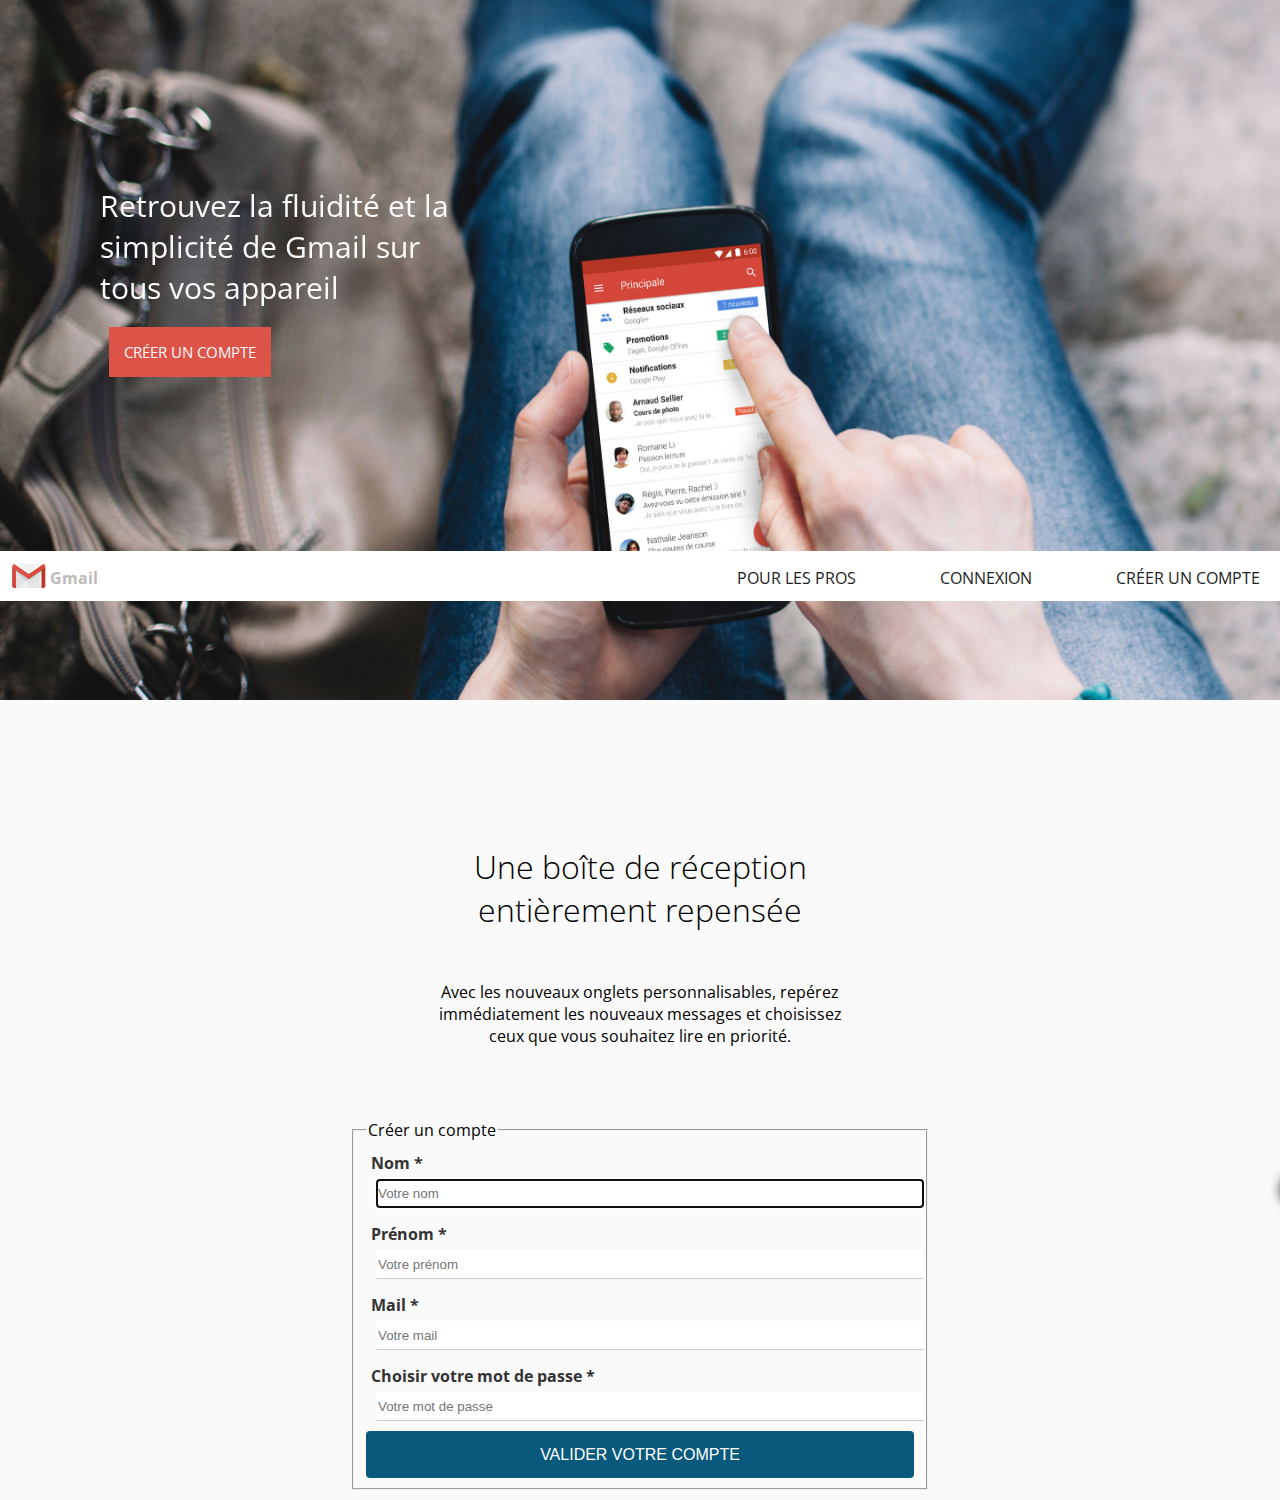
<file: index.html>
<!DOCTYPE html>
<html lang="en">
  <head>
    <meta charset="UTF-8" />
    <meta http-equiv="X-UA-Compatible" content="IE=edge" />
    <meta name="viewport" content="width=device-width, initial-scale=1.0" />
    <link rel="stylesheet" type="text/css" href="./css/style.css" />
    <link rel="preconnect" href="https://fonts.gstatic.com" />
    <link
      href="https://fonts.googleapis.com/css2?family=Open+Sans:wght@300&display=swap"
      rel="stylesheet"
    />
    <link rel="shortcut icon" type="image/png" href="./image/mail.ico" />
    <title>Gmail</title>
  </head>
  <body>
    <header>
      <nav>
        <section id="logo">
          <img src="./image/mail.png" alt="Gmail" />
          <p>Gmail</p>
        </section>
        <section id="menu">
          <ul>
            <li><a href="#">POUR LES PROS</a></li>
            <li><a href="./connexion.html">CONNEXION</a></li>
            <li><a href="./index.html">CRÉER UN COMPTE</a></li>
          </ul>
        </section>
      </nav>
    </header>

    <main>
      <section id="home">
        <img src="./image/home-hero.jpg" />
        <p>
          Retrouvez la fluidité et la <br />
          simplicité de Gmail sur <br />
          tous vos appareil
          <a href="#form">CRÉER UN COMPTE</a>
        </p>
      </section>
      <section id="arrow">
        <a href="#form"><img src="./image/arrow.png" /></a>
      </section>

      <div id="form" role="region">
        <h1>
          Une boîte de réception <br />
          entièrement repensée
        </h1>
        <p>
          Avec les nouveaux onglets personnalisables, repérez <br />
          immédiatement les nouveaux messages et choisissez <br />
          ceux que vous souhaitez lire en priorité.
        </p>
        <p id="warning"></p>
        <br />
        <fieldset>
          <legend>Créer un compte</legend>
          <form action="<?php $_SERVER['PHP_SELF']?>" method="post">
            <label for="nom">Nom *</label>
            <input
              type="text"
              name="nom"
              id="nom"
              placeholder="Votre nom"
              autofocus
            />
            <label for="prenom">Prénom *</label>
            <input
              type="text"
              name="prenom"
              id="prenom"
              placeholder="Votre prénom"
              autofocus
            />
            <label for="mail">Mail *</label>
            <input
              type="text"
              name="mail"
              id="mail"
              placeholder="Votre mail"
              autofocus
            />
            <label for="password">Choisir votre mot de passe *</label>
            <input
              type="text"
              name="password"
              id="password"
              placeholder="Votre mot de passe"
              autofocus
            />
            <input type="submit" value="VALIDER VOTRE COMPTE" />
          </form>
        </fieldset>
      </div>
    </main>

    <footer></footer>
    <script src="./js/app.js"></script>
  </body>
</html>
</file>
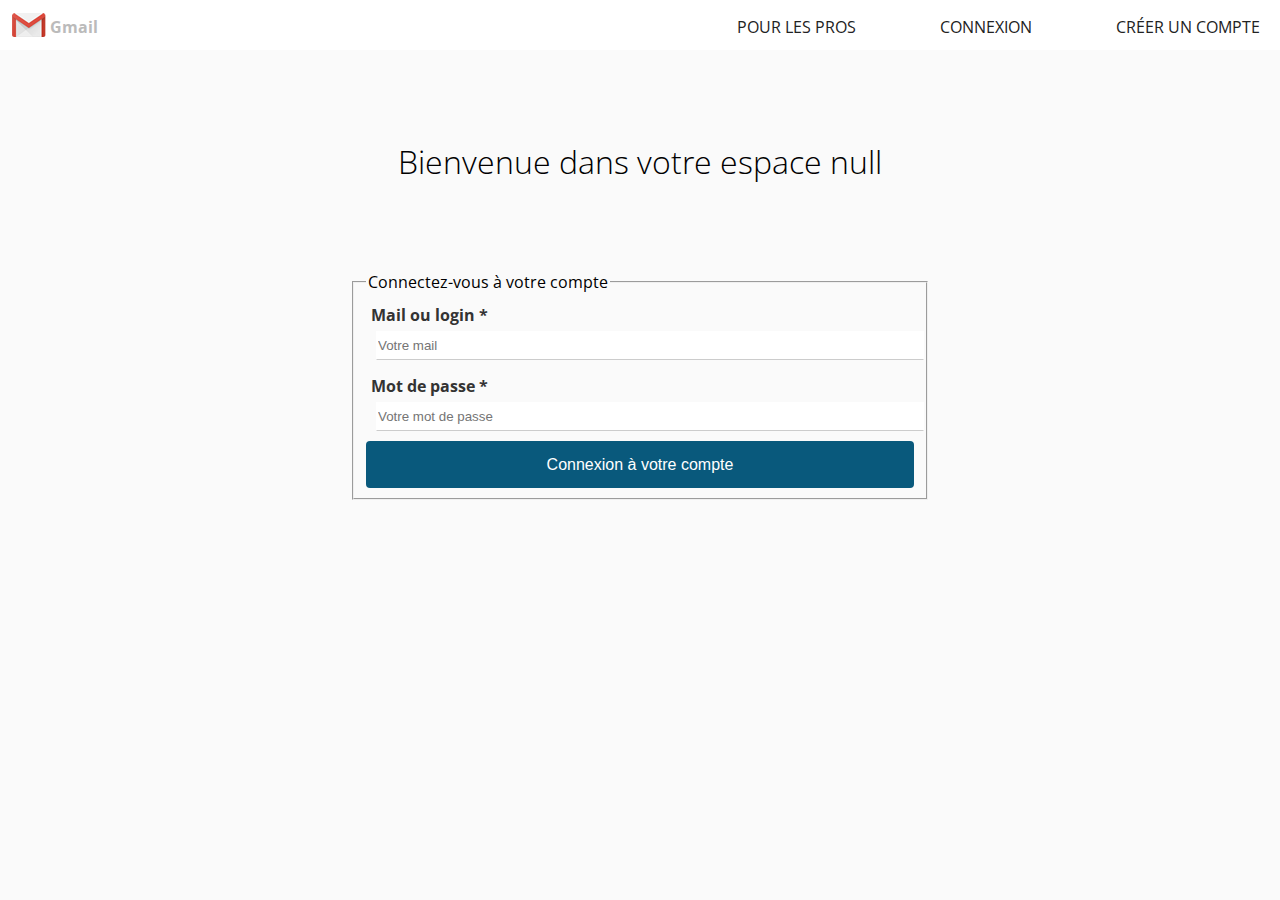
<file: connexion.html>
<!DOCTYPE html>
<html lang="en">
  <head>
    <meta charset="UTF-8" />
    <meta http-equiv="X-UA-Compatible" content="IE=edge" />
    <meta name="viewport" content="width=device-width, initial-scale=1.0" />
    <link rel="stylesheet" type="text/css" href="./css/style.css" />
    <link rel="stylesheet" type="text/css" href="./css/connexion.css" />
    <link rel="preconnect" href="https://fonts.gstatic.com" />
    <link
      href="https://fonts.googleapis.com/css2?family=Open+Sans:wght@300&display=swap"
      rel="stylesheet"
    />
    <link rel="shortcut icon" type="image/png" href="./image/mail.ico" />
    <title>Gmail</title>
  </head>
  <body>
    <header>
      <nav>
        <section id="logo">
          <img src="./image/mail.png" alt="Gmail" />
          <p>Gmail</p>
        </section>
        <section id="menu">
          <ul>
            <li><a href="./index.html">POUR LES PROS</a></li>
            <li><a href="./connexion.html">CONNEXION</a></li>
            <li><a href="./index.html">CRÉER UN COMPTE</a></li>
          </ul>
        </section>
      </nav>
    </header>

    <main>
      <section id="connexionForm">
        <h1>Bienvenue dans votre espace</h1>
        <br />
        <br />
        <p id="warning"></p>
        <br />
        <br />
        <fieldset>
          <legend>Connectez-vous à votre compte</legend>
          <form action="connexion.html" method="get">
            <label for="email">Mail ou login *</label>
            <input
              type="email"
              id="email"
              name="email"
              placeholder="Votre mail"
              aria-required="true"
            />

            <label for="password">Mot de passe *</label>
            <input
              type="password"
              id="password"
              name="password"
              placeholder="Votre mot de passe"
              aria-required="true"
            />

            <input
              id="connexion"
              type="submit"
              value="Connexion à votre compte"
            />
          </form>
        </fieldset>
      </section>
    </main>

    <script src="./js/connexion.js"></script>
  </body>
</html>
</file>
<file: css/connexion.css>
nav {
  background-color: white;
  width: 100%;
  height: 5rem;
  overflow: hidden;
  position: fixed;
  margin: -9rem 0rem 0rem 0rem;
}

/*Connexion Page and Form*/

#connexionForm {
  max-width: 60rem;
  margin: 0 auto;
  padding: 1rem;
  margin-top: 9rem;
}

#connexionForm h1 {
  font-weight: 20;
  text-align: center;
  margin-top: 4rem;
}

.warning {
  background-color: #dd5347;
  width: 38rem;
  color: white;
}
</file>
<file: css/style.css>
/* reset */
html {
  font-size: 62.5%;
  font-family: "Open Sans", sans-serif;
  scroll-behavior: smooth;
}
body {
  font-family: "Open Sans", sans-serif;
  font: 1.6rem sans-serif;
  margin: 0;
  padding: 0;
}
h1,
h2,
h3,
ul,
p,
figure {
  margin: 0;
  padding: 0;
  list-style: none;
}

a {
  text-decoration: none;
  color: #222;
}

* {
  box-sizing: border-box;
}

/* body */
body {
  font-family: "Open Sans", sans-serif;
  background-color: #fafafa;
  font-size: 1.6rem;
  height: auto;
}

nav {
  background-color: white;
  width: 100%;
  height: 5rem;
  position: fixed;
}

#logo img {
  margin: 1rem 0rem 0rem 1rem;
}

#logo p {
  font-weight: bold;
  color: #bbbbbb;
  margin: -3rem 0rem 0rem 5rem;
}

#menu {
  max-width: 100%;
  margin: 0rem auto;
  display: flex;
  float: right;
  margin-top: -2.2rem;
}

#menu ul li {
  display: inline-block;
  height: 6rem;
  padding-left: 4rem;
}

#menu a {
  padding: 2rem;
  padding-bottom: 1.2rem;
}

#menu a:hover {
  background-color: #dd5347;
  color: #fafafa;
}

#home img {
  width: 100%;
  height: 70rem;
}

#home p {
  position: absolute;
  margin: -52rem 0rem 0rem 10rem;
  color: #fafafa;
  font-family: "Open Sans", sans-serif;
  font-size: 3rem;
}

#home a {
  position: absolute;
  text-decoration: none;
  color: #fafafa;
  font-size: 1.5rem;
  margin: 6rem 0rem 0rem -23rem;
  background-color: #dd5347;
  padding: 1.5rem;
}

#arrow img {
  max-width: 100%;
  width: 3.3rem;
  background-color: #dd5347;
  position: absolute;
  margin: -9rem 0rem 0rem 128rem;
  border: 0.8rem solid transparent;
  border-radius: 2rem;
  height: 3.2rem;
  box-shadow: 0.1rem 0.8rem 1.2rem #1a1a1a;
  position: fixed;
}

#form {
  max-width: 60rem;
  margin: 0 auto;
  padding: 1rem;
  margin-top: 9rem;
}

#form h1 {
  font-weight: 200;
  text-align: center;
  margin-top: 4rem;
}

#form p {
  margin: 5rem 0rem 0rem 0rem;
  text-align: center;
}

input,
label,
textarea {
  display: block;
  width: 100%;
  resize: none;
}

input[type="text"],
input[type="email"],
input[type="password"],
textarea {
  padding: 0.1rem;
  line-height: 2.5rem;
  border: solid 0.1rem transparent;
  border-bottom-color: #ccc;
  margin-bottom: 1rem;
  margin-left: 1rem;
}

label {
  padding: 5px;
  color: #333;
  font-weight: bold;
}

input[type="submit"] {
  background: #09597c;
  line-height: 4.5rem;
  text-align: center;
  color: #fff;
  border: 0;
  border-radius: 0.4rem;
  font-size: inherit;
  cursor: pointer;
}

.warning {
  background-color: #dd5347;
  width: 30rem;
  color: white;
}
</file>
